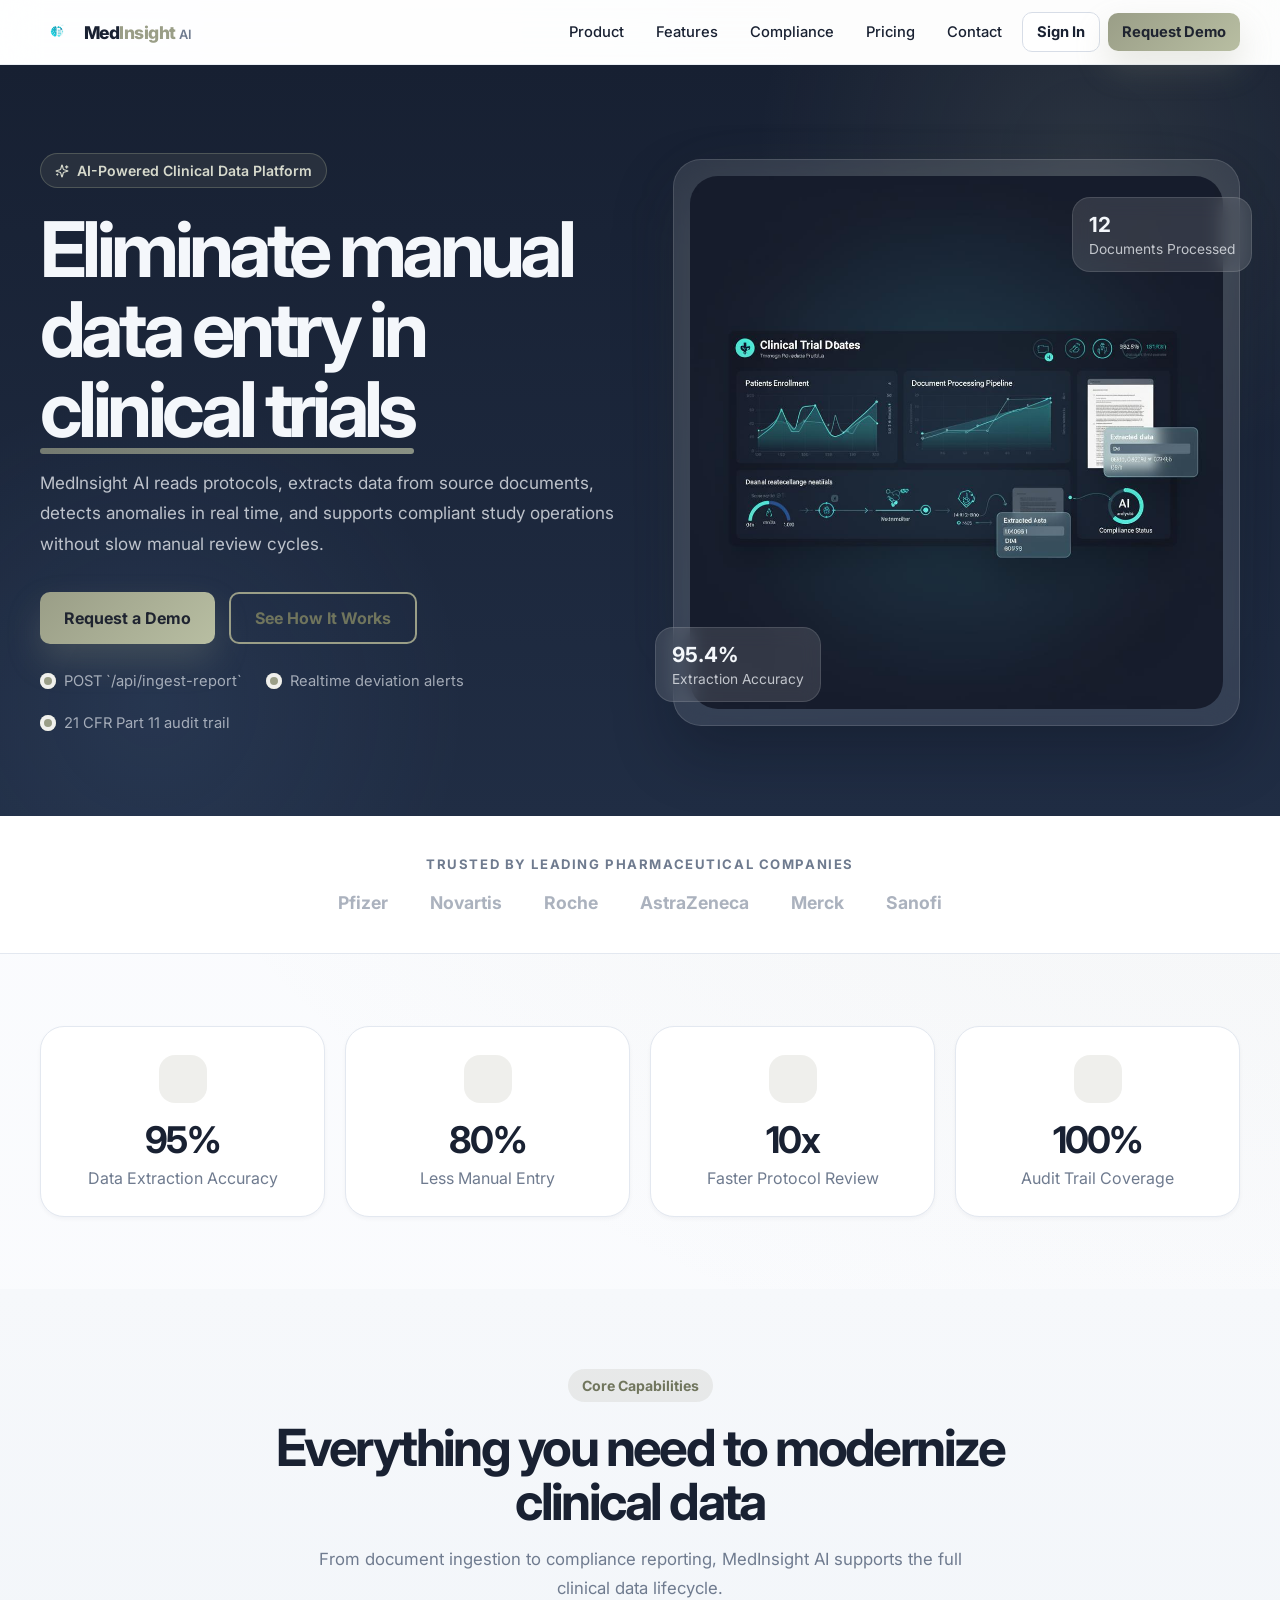
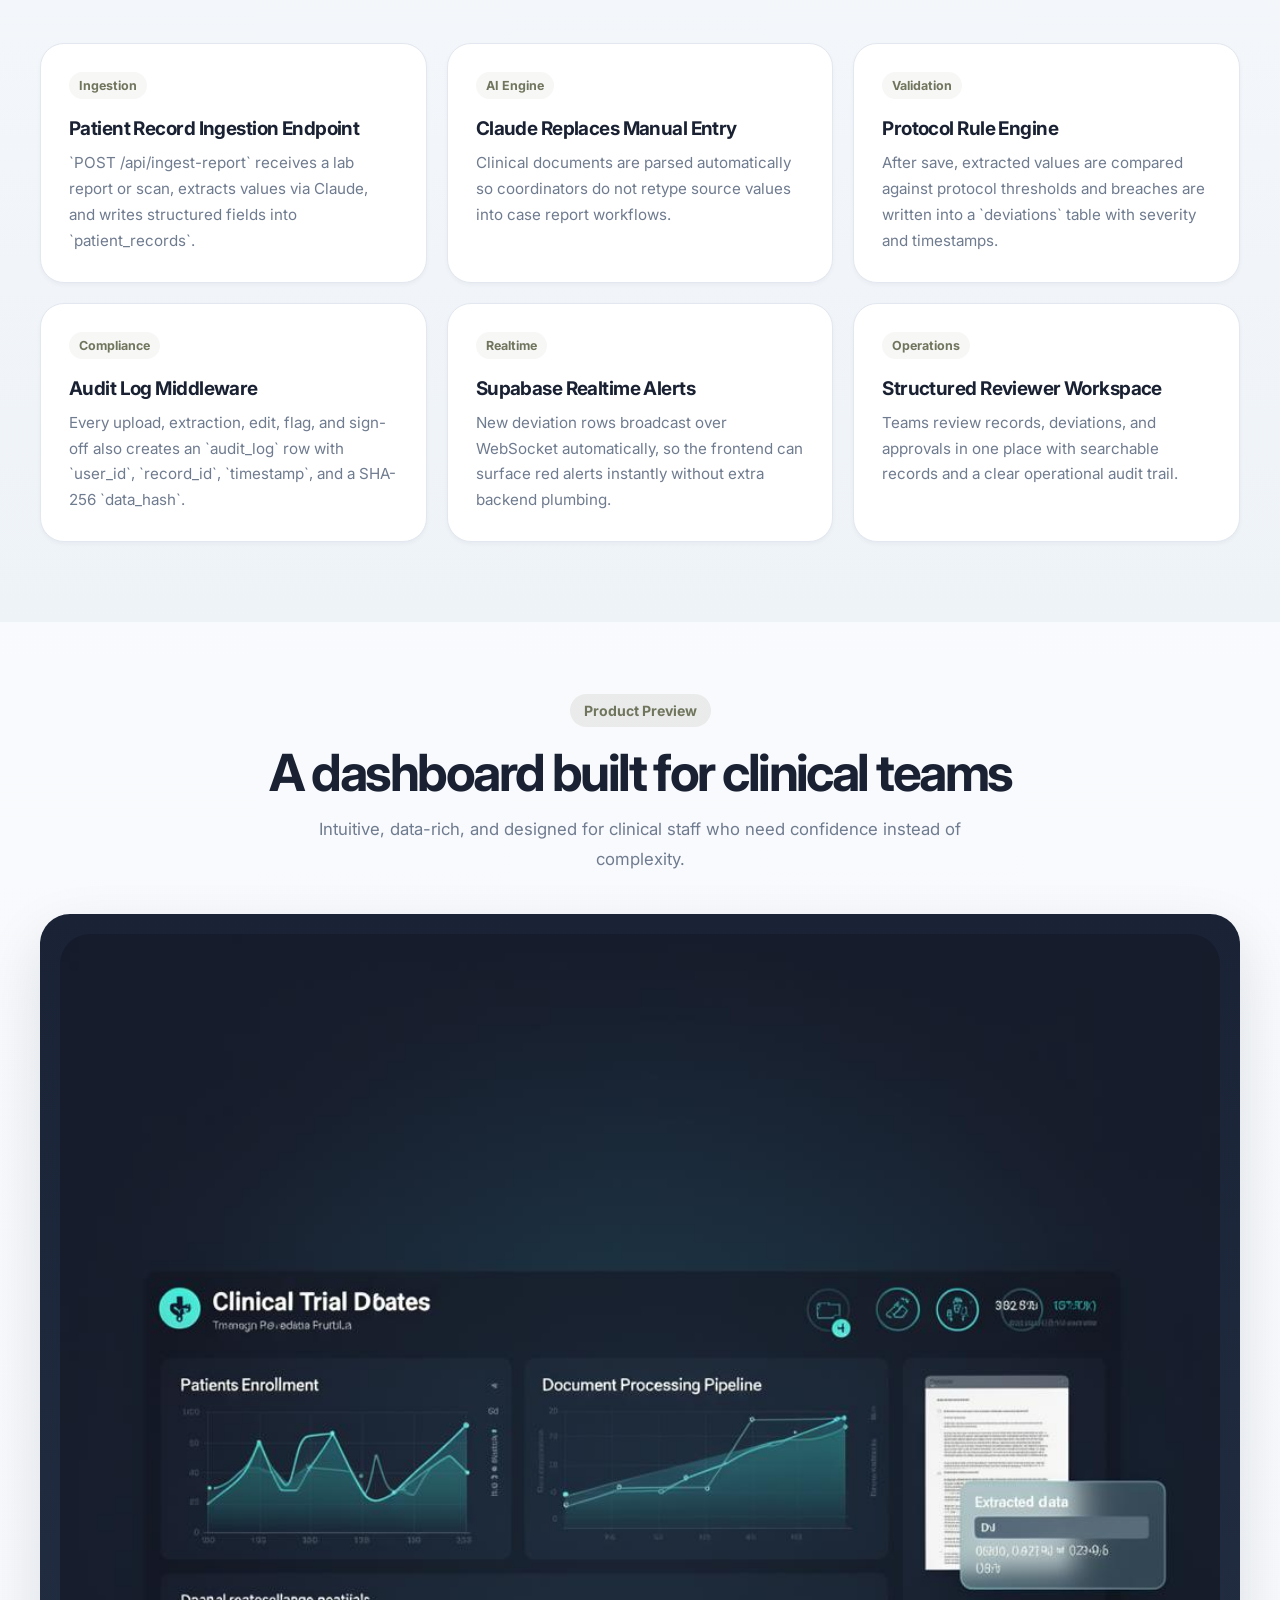
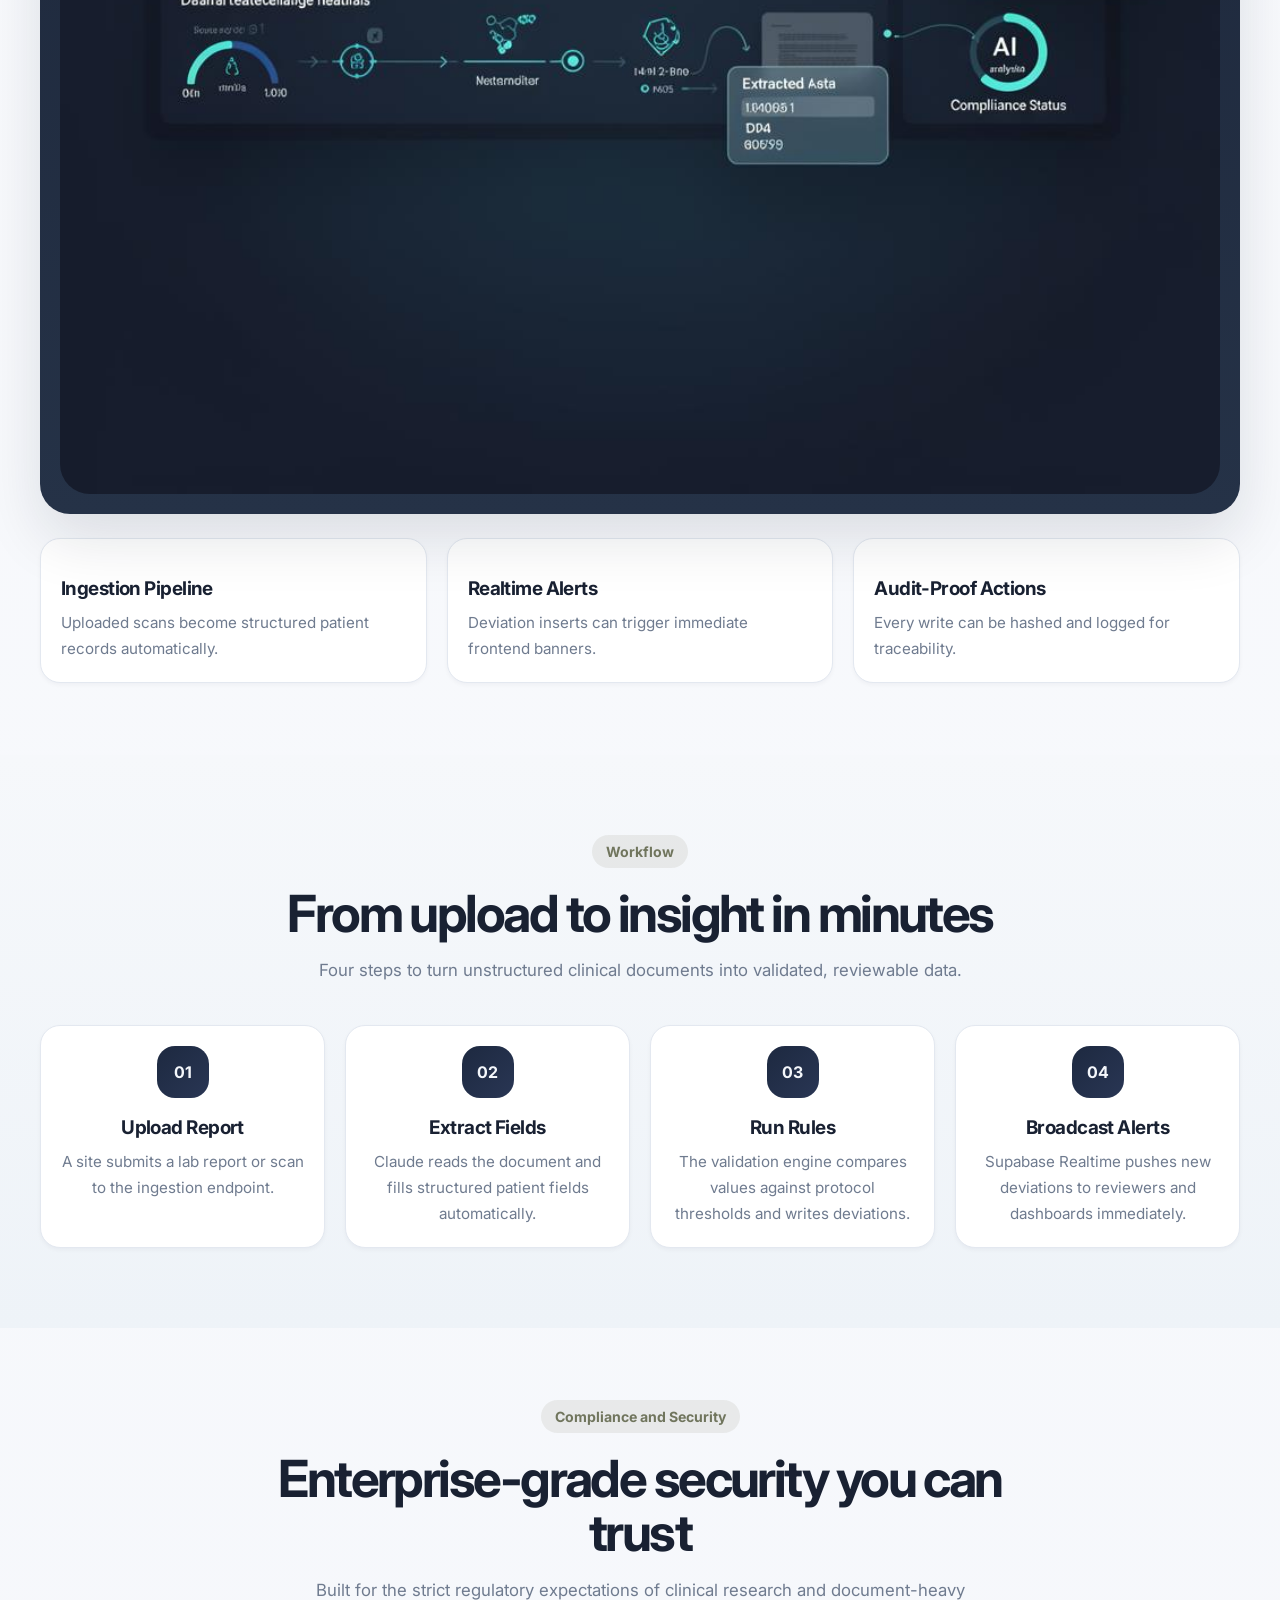
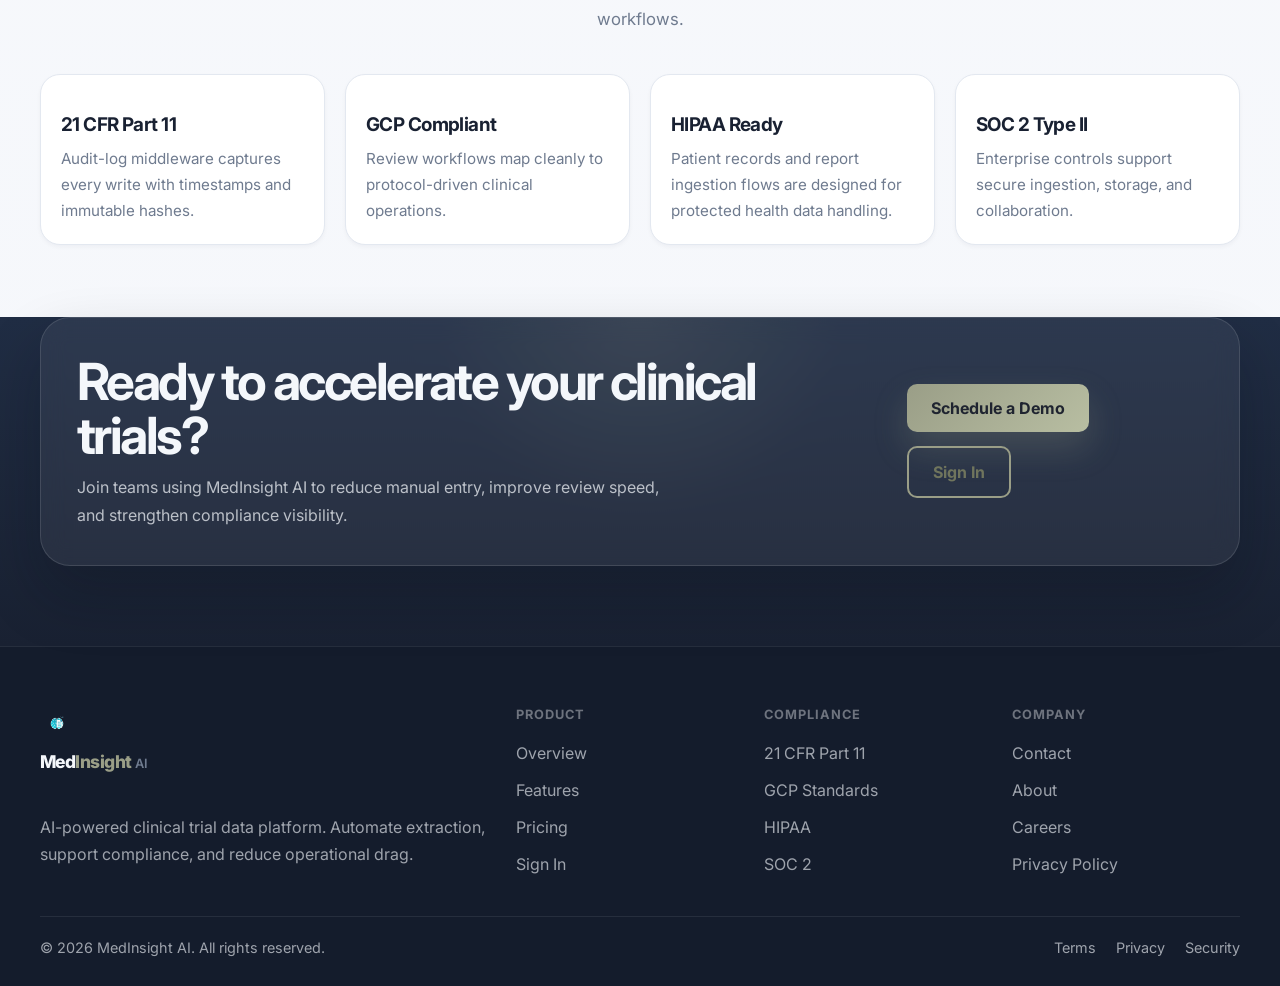
<file: index.html>
<!DOCTYPE html>
<html lang="en">
  <head>
    <meta charset="UTF-8" />
    <meta name="viewport" content="width=device-width, initial-scale=1.0" />
    <title>MedInsight</title>
    <meta
      name="description"
      content="AI-powered clinical data platform for document ingestion, anomaly detection, and compliant trial workflows."
    />
    <link rel="preconnect" href="https://fonts.googleapis.com" />
    <link rel="preconnect" href="https://fonts.gstatic.com" crossorigin />
    <link
      href="https://fonts.googleapis.com/css2?family=Inter:wght@400;500;600;700;800&display=swap"
      rel="stylesheet"
    />
    <link rel="stylesheet" href="./styles.css" />
  </head>
  <body class="marketing-page">
    <div class="marketing-shell">
      <header class="marketing-header">
        <div class="marketing-container header-row">
          <a class="marketing-brand" href="./index.html">
            <img class="brand-image" src="./assets/logo.png" alt="MedInsight AI" />
            <span class="marketing-brand-text">Med<span>Insight</span> <small>AI</small></span>
          </a>

          <nav class="marketing-nav" aria-label="Primary navigation">
            <a href="#product">Product</a>
            <a href="#features">Features</a>
            <a href="#compliance">Compliance</a>
            <a href="#pricing">Pricing</a>
            <a href="#contact">Contact</a>
            <div class="marketing-nav-actions">
              <a class="ghost-button" href="./login.html">Sign In</a>
              <a class="glow-button" href="./demo.html">Request Demo</a>
            </div>
          </nav>

          <button class="mobile-nav-button" aria-label="Open menu">
            <svg viewBox="0 0 24 24" aria-hidden="true"><line x1="4" y1="12" x2="20" y2="12"></line><line x1="4" y1="6" x2="20" y2="6"></line><line x1="4" y1="18" x2="20" y2="18"></line></svg>
          </button>
        </div>
      </header>

      <main>
        <section class="hero-section-marketing">
          <div class="hero-grid-marketing marketing-container">
            <div class="hero-copy-marketing">
              <span class="eyebrow-pill">
                <svg viewBox="0 0 24 24" aria-hidden="true"><path d="M9.937 15.5A2 2 0 0 0 8.5 14.063l-6.135-1.582a.5.5 0 0 1 0-.962L8.5 9.936A2 2 0 0 0 9.937 8.5l1.582-6.135a.5.5 0 0 1 .963 0L14.063 8.5A2 2 0 0 0 15.5 9.937l6.135 1.581a.5.5 0 0 1 0 .964L15.5 14.063a2 2 0 0 0-1.437 1.437l-1.582 6.135a.5.5 0 0 1-.963 0z"></path><path d="M20 3v4"></path><path d="M22 5h-4"></path><path d="M4 17v2"></path><path d="M5 18H3"></path></svg>
                AI-Powered Clinical Data Platform
              </span>
              <h1>
                Eliminate manual data entry in
                <span class="gradient-underline">clinical trials</span>
              </h1>
              <p>
                MedInsight AI reads protocols, extracts data from source documents, detects anomalies in real time, and supports compliant study operations without slow manual review cycles.
              </p>

              <div class="hero-actions-marketing">
                <a class="glow-button large" href="./demo.html">Request a Demo</a>
                <a class="outline-accent-button large" href="#product">See How It Works</a>
              </div>

              <div class="trust-row">
              <span><i></i> POST `/api/ingest-report`</span>
              <span><i></i> Realtime deviation alerts</span>
              <span><i></i> 21 CFR Part 11 audit trail</span>
              </div>
            </div>

            <div class="hero-visual-marketing">
              <div class="hero-visual-glow"></div>
              <div class="hero-dashboard-card image-frame">
                <img src="./assets/hero-dashboard.jpg" alt="MedInsight AI dashboard preview" />
              </div>
              <div class="floating-metric left">
                <strong>95.4%</strong>
                <span>Extraction Accuracy</span>
              </div>
              <div class="floating-metric right">
                <strong>12</strong>
                <span>Documents Processed</span>
              </div>
            </div>
          </div>
        </section>

        <section class="logo-band">
          <div class="marketing-container">
            <p>Trusted by leading pharmaceutical companies</p>
            <div class="logo-list">
              <span>Pfizer</span>
              <span>Novartis</span>
              <span>Roche</span>
              <span>AstraZeneca</span>
              <span>Merck</span>
              <span>Sanofi</span>
            </div>
          </div>
        </section>

        <section class="marketing-stats">
          <div class="marketing-container marketing-stats-grid">
            <article class="marketing-stat-card">
              <div class="marketing-stat-icon"></div>
              <strong>95%</strong>
              <span>Data Extraction Accuracy</span>
            </article>
            <article class="marketing-stat-card">
              <div class="marketing-stat-icon"></div>
              <strong>80%</strong>
              <span>Less Manual Entry</span>
            </article>
            <article class="marketing-stat-card">
              <div class="marketing-stat-icon"></div>
              <strong>10x</strong>
              <span>Faster Protocol Review</span>
            </article>
            <article class="marketing-stat-card">
              <div class="marketing-stat-icon"></div>
              <strong>100%</strong>
              <span>Audit Trail Coverage</span>
            </article>
          </div>
        </section>

        <section id="features" class="feature-section alt-marketing-surface">
          <div class="marketing-container">
            <div class="section-heading-marketing">
              <span>Core Capabilities</span>
              <h2>Everything you need to modernize clinical data</h2>
              <p>From document ingestion to compliance reporting, MedInsight AI supports the full clinical data lifecycle.</p>
            </div>

            <div class="feature-grid-marketing">
              <article class="feature-card-marketing"><em>Ingestion</em><h3>Patient Record Ingestion Endpoint</h3><p>`POST /api/ingest-report` receives a lab report or scan, extracts values via Claude, and writes structured fields into `patient_records`.</p></article>
              <article class="feature-card-marketing"><em>AI Engine</em><h3>Claude Replaces Manual Entry</h3><p>Clinical documents are parsed automatically so coordinators do not retype source values into case report workflows.</p></article>
              <article class="feature-card-marketing"><em>Validation</em><h3>Protocol Rule Engine</h3><p>After save, extracted values are compared against protocol thresholds and breaches are written into a `deviations` table with severity and timestamps.</p></article>
              <article class="feature-card-marketing"><em>Compliance</em><h3>Audit Log Middleware</h3><p>Every upload, extraction, edit, flag, and sign-off also creates an `audit_log` row with `user_id`, `record_id`, `timestamp`, and a SHA-256 `data_hash`.</p></article>
              <article class="feature-card-marketing"><em>Realtime</em><h3>Supabase Realtime Alerts</h3><p>New deviation rows broadcast over WebSocket automatically, so the frontend can surface red alerts instantly without extra backend plumbing.</p></article>
              <article class="feature-card-marketing"><em>Operations</em><h3>Structured Reviewer Workspace</h3><p>Teams review records, deviations, and approvals in one place with searchable records and a clear operational audit trail.</p></article>
            </div>
          </div>
        </section>

        <section id="product" class="product-preview-section">
          <div class="marketing-container">
            <div class="section-heading-marketing">
              <span>Product Preview</span>
              <h2>A dashboard built for clinical teams</h2>
              <p>Intuitive, data-rich, and designed for clinical staff who need confidence instead of complexity.</p>
            </div>

            <div class="dashboard-preview-shell">
              <div class="dashboard-preview-screen image-frame">
                <img src="./assets/hero-dashboard.jpg" alt="MedInsight AI dashboard preview" />
              </div>
              <div class="preview-notes">
                <article><h4>Ingestion Pipeline</h4><p>Uploaded scans become structured patient records automatically.</p></article>
                <article><h4>Realtime Alerts</h4><p>Deviation inserts can trigger immediate frontend banners.</p></article>
                <article><h4>Audit-Proof Actions</h4><p>Every write can be hashed and logged for traceability.</p></article>
              </div>
            </div>
          </div>
        </section>

        <section class="workflow-section alt-marketing-surface">
          <div class="marketing-container">
            <div class="section-heading-marketing">
              <span>Workflow</span>
              <h2>From upload to insight in minutes</h2>
              <p>Four steps to turn unstructured clinical documents into validated, reviewable data.</p>
            </div>

            <div class="workflow-grid">
              <article><b>01</b><h3>Upload Report</h3><p>A site submits a lab report or scan to the ingestion endpoint.</p></article>
              <article><b>02</b><h3>Extract Fields</h3><p>Claude reads the document and fills structured patient fields automatically.</p></article>
              <article><b>03</b><h3>Run Rules</h3><p>The validation engine compares values against protocol thresholds and writes deviations.</p></article>
              <article><b>04</b><h3>Broadcast Alerts</h3><p>Supabase Realtime pushes new deviations to reviewers and dashboards immediately.</p></article>
            </div>
          </div>
        </section>

        <section id="compliance" class="security-section">
          <div class="marketing-container">
            <div class="section-heading-marketing">
              <span>Compliance and Security</span>
              <h2>Enterprise-grade security you can trust</h2>
              <p>Built for the strict regulatory expectations of clinical research and document-heavy workflows.</p>
            </div>

            <div class="security-grid">
              <article><h3>21 CFR Part 11</h3><p>Audit-log middleware captures every write with timestamps and immutable hashes.</p></article>
              <article><h3>GCP Compliant</h3><p>Review workflows map cleanly to protocol-driven clinical operations.</p></article>
              <article><h3>HIPAA Ready</h3><p>Patient records and report ingestion flows are designed for protected health data handling.</p></article>
              <article><h3>SOC 2 Type II</h3><p>Enterprise controls support secure ingestion, storage, and collaboration.</p></article>
            </div>
          </div>
        </section>

        <section id="pricing" class="cta-band">
          <div class="marketing-container cta-panel">
            <div>
              <h2>Ready to accelerate your clinical trials?</h2>
              <p>Join teams using MedInsight AI to reduce manual entry, improve review speed, and strengthen compliance visibility.</p>
            </div>
            <div class="cta-actions">
              <a class="glow-button large" href="./demo.html">Schedule a Demo</a>
              <a class="outline-accent-button large" href="./login.html">Sign In</a>
            </div>
          </div>
        </section>
      </main>

      <footer id="contact" class="marketing-footer">
        <div class="marketing-container footer-grid-marketing">
          <div>
            <div class="marketing-brand footer-brand-marketing">
              <img class="brand-image" src="./assets/logo.png" alt="MedInsight AI" />
              <span class="marketing-brand-text">Med<span>Insight</span> <small>AI</small></span>
            </div>
            <p>AI-powered clinical trial data platform. Automate extraction, support compliance, and reduce operational drag.</p>
          </div>
          <div>
            <h4>Product</h4>
            <a href="#product">Overview</a>
            <a href="#features">Features</a>
            <a href="#pricing">Pricing</a>
            <a href="./login.html">Sign In</a>
          </div>
          <div>
            <h4>Compliance</h4>
            <a href="#compliance">21 CFR Part 11</a>
            <a href="#compliance">GCP Standards</a>
            <a href="#compliance">HIPAA</a>
            <a href="#compliance">SOC 2</a>
          </div>
          <div>
            <h4>Company</h4>
            <a href="#contact">Contact</a>
            <a href="#">About</a>
            <a href="#">Careers</a>
            <a href="#">Privacy Policy</a>
          </div>
        </div>
        <div class="marketing-container footer-bottom-marketing">
          <span>© 2026 MedInsight AI. All rights reserved.</span>
          <div>
            <a href="#">Terms</a>
            <a href="#">Privacy</a>
            <a href="#">Security</a>
          </div>
        </div>
      </footer>
    </div>
  </body>
</html>
</file>
<file: styles.css>
:root {
  color-scheme: light;
  --background: #f6f8fb;
  --card: #ffffff;
  --card-2: #f0f3f8;
  --sidebar: #ffffff;
  --border: #e3e8f0;
  --border-strong: #d7dde7;
  --foreground: #192132;
  --muted: #6f7b8f;
  --muted-soft: #94a0b2;
  --primary: #9a9e87;
  --primary-foreground: #1f2430;
  --primary-soft: rgba(154, 158, 135, 0.16);
  --primary-soft-2: rgba(154, 158, 135, 0.1);
  --success: #1f8f63;
  --success-soft: rgba(31, 143, 99, 0.12);
  --warning: #c08b2d;
  --warning-soft: rgba(192, 139, 45, 0.14);
  --info: #5f84b8;
  --info-soft: rgba(95, 132, 184, 0.14);
  --danger: #d15050;
  --danger-soft: rgba(209, 80, 80, 0.12);
  --shadow-xs: 0 2px 4px rgba(16, 24, 40, 0.04);
  --shadow-card: 0 18px 40px rgba(17, 24, 39, 0.06);
  --radius-xl: 24px;
  --radius-lg: 18px;
  --radius-md: 14px;
}

* {
  box-sizing: border-box;
}

html,
body {
  margin: 0;
  min-height: 100%;
}

body {
  font-family: "Inter", sans-serif;
  color: var(--foreground);
  background: var(--background);
}

svg {
  width: 20px;
  height: 20px;
  fill: none;
  stroke: currentColor;
  stroke-width: 2;
  stroke-linecap: round;
  stroke-linejoin: round;
}

button,
input {
  font: inherit;
}

a {
  color: inherit;
  text-decoration: none;
}

.app-shell {
  display: flex;
  min-height: 100vh;
}

.sidebar {
  width: 264px;
  display: flex;
  flex-direction: column;
  background: var(--sidebar);
  border-right: 1px solid var(--border);
}

.sidebar-brand {
  display: flex;
  align-items: center;
  gap: 12px;
  min-height: 72px;
  padding: 0 20px;
  border-bottom: 1px solid var(--border);
}

.brand-logo {
  width: 36px;
  height: 36px;
  border-radius: 12px;
  display: grid;
  place-items: center;
  background: linear-gradient(135deg, var(--primary), #b1b69d);
  color: var(--primary-foreground);
  font-weight: 800;
}

.brand-image {
  width: 34px;
  height: 34px;
  object-fit: contain;
  flex: 0 0 auto;
}

.dashboard-brand-image {
  width: 36px;
  height: 36px;
}

.brand-text {
  font-size: 1.2rem;
  font-weight: 800;
  letter-spacing: -0.03em;
}

.brand-text span {
  color: var(--primary);
}

.sidebar-nav,
.sidebar-footer {
  padding: 14px 12px;
}

.sidebar-nav {
  flex: 1;
}

.nav-item {
  display: flex;
  align-items: center;
  gap: 12px;
  padding: 12px 14px;
  border-radius: 14px;
  color: var(--muted);
  font-size: 0.95rem;
  font-weight: 600;
  transition: background-color 0.18s ease, color 0.18s ease;
}

.nav-item + .nav-item {
  margin-top: 4px;
}

.nav-item:hover {
  background: var(--card-2);
  color: var(--foreground);
}

.nav-item.active {
  background: var(--primary-soft);
  color: #70755d;
}

.nav-icon {
  display: inline-flex;
  align-items: center;
  justify-content: center;
  color: currentColor;
}

.main-shell {
  flex: 1;
  display: flex;
  flex-direction: column;
  min-width: 0;
}

.topbar {
  min-height: 72px;
  display: flex;
  align-items: center;
  justify-content: space-between;
  gap: 20px;
  padding: 0 24px;
  background: var(--card);
  border-bottom: 1px solid var(--border);
}

.topbar-left,
.topbar-right {
  display: flex;
  align-items: center;
  gap: 14px;
}

.icon-button,
.profile-chip {
  border: 0;
  background: transparent;
}

.icon-button {
  width: 40px;
  height: 40px;
  border-radius: 12px;
  display: grid;
  place-items: center;
  color: var(--muted);
  cursor: pointer;
}

.icon-button:hover,
.profile-chip:hover {
  background: var(--card-2);
}

.search-bar {
  width: 360px;
  max-width: 50vw;
  height: 42px;
  display: flex;
  align-items: center;
  gap: 10px;
  padding: 0 14px;
  border-radius: 14px;
  background: var(--card-2);
  color: var(--muted-soft);
}

.search-bar input {
  flex: 1;
  border: 0;
  background: transparent;
  outline: none;
  color: var(--foreground);
}

.notification-button {
  position: relative;
}

.notification-button span {
  position: absolute;
  top: 9px;
  right: 10px;
  width: 9px;
  height: 9px;
  border-radius: 999px;
  background: var(--danger);
}

.profile-chip {
  display: flex;
  align-items: center;
  gap: 10px;
  padding: 8px 10px;
  border-radius: 14px;
  cursor: pointer;
  color: var(--foreground);
  font-weight: 600;
}

.avatar {
  width: 32px;
  height: 32px;
  display: grid;
  place-items: center;
  border-radius: 999px;
  background: linear-gradient(135deg, var(--primary), #c5c9b5);
  color: var(--primary-foreground);
  font-size: 0.82rem;
  font-weight: 800;
}

.content-area {
  flex: 1;
  overflow: auto;
  padding: 24px;
}

.page-heading h1 {
  margin: 0;
  font-size: 1.8rem;
  letter-spacing: -0.03em;
}

.page-heading p {
  margin: 8px 0 0;
  color: var(--muted);
}

.stats-grid {
  display: grid;
  grid-template-columns: repeat(4, minmax(0, 1fr));
  gap: 16px;
  margin-top: 24px;
}

.card,
.stat-card {
  background: var(--card);
  border: 1px solid var(--border);
  border-radius: var(--radius-xl);
  box-shadow: var(--shadow-xs);
}

.stat-card {
  padding: 20px;
  transition: box-shadow 0.18s ease, transform 0.18s ease;
}

.stat-card:hover,
.card:hover {
  box-shadow: var(--shadow-card);
}

.stat-top {
  display: flex;
  align-items: center;
  justify-content: space-between;
}

.stat-icon {
  width: 40px;
  height: 40px;
  display: grid;
  place-items: center;
  border-radius: 14px;
}

.soft-primary {
  color: #70755d;
  background: var(--primary-soft);
}

.soft-warning {
  color: var(--warning);
  background: var(--warning-soft);
}

.soft-info {
  color: var(--info);
  background: var(--info-soft);
}

.soft-success {
  color: var(--success);
  background: var(--success-soft);
}

.metric-up {
  color: var(--success);
  font-size: 0.78rem;
  font-weight: 700;
}

.stat-card strong {
  display: block;
  margin-top: 14px;
  font-size: 1.8rem;
  letter-spacing: -0.04em;
}

.stat-card p {
  margin: 8px 0 0;
  color: var(--muted);
  font-size: 0.95rem;
}

.main-grid {
  display: grid;
  grid-template-columns: minmax(0, 2fr) minmax(320px, 1fr);
  gap: 24px;
  margin-top: 24px;
}

.primary-column,
.secondary-column {
  display: grid;
  gap: 24px;
  align-content: start;
}

.upload-card {
  padding: 36px 24px;
  text-align: center;
  border: 2px dashed var(--border-strong);
  background: linear-gradient(180deg, #ffffff 0%, #fbfcfe 100%);
}

.upload-card:hover {
  border-color: rgba(154, 158, 135, 0.42);
}

.upload-icon {
  width: 56px;
  height: 56px;
  margin: 0 auto 16px;
  display: grid;
  place-items: center;
  border-radius: 18px;
  color: #70755d;
  background: var(--primary-soft);
}

.upload-card h2,
.card-header h2 {
  margin: 0;
  font-size: 1.05rem;
  letter-spacing: -0.02em;
}

.upload-card p {
  margin: 8px 0 18px;
  color: var(--muted);
}

.primary-button {
  padding: 11px 16px;
  border: 0;
  border-radius: 10px;
  background: #283448;
  color: #ffffff;
  font-weight: 700;
  cursor: pointer;
}

.primary-button:hover {
  background: #34425a;
}

.table-card {
  overflow: hidden;
}

.card-header {
  display: flex;
  align-items: center;
  justify-content: space-between;
  gap: 12px;
  padding: 18px 20px;
  border-bottom: 1px solid var(--border);
}

.card-header a {
  color: #70755d;
  font-size: 0.9rem;
  font-weight: 700;
}

.table-wrap {
  overflow-x: auto;
}

table {
  width: 100%;
  border-collapse: collapse;
  min-width: 720px;
}

thead th {
  padding: 14px 20px;
  border-bottom: 1px solid var(--border);
  text-align: left;
  color: var(--muted);
  font-size: 0.84rem;
  font-weight: 600;
}

tbody td {
  padding: 15px 20px;
  border-bottom: 1px solid var(--border);
  font-size: 0.92rem;
}

tbody tr:last-child td {
  border-bottom: 0;
}

tbody tr:hover {
  background: rgba(240, 243, 248, 0.7);
}

.doc-cell {
  display: flex;
  align-items: center;
  gap: 10px;
  color: var(--foreground);
  font-weight: 600;
}

.mini-icon {
  display: inline-flex;
  color: var(--muted);
}

.status,
.badge {
  display: inline-flex;
  align-items: center;
  justify-content: center;
  padding: 5px 10px;
  border-radius: 999px;
  font-size: 0.76rem;
  font-weight: 700;
  text-transform: lowercase;
}

.status.success {
  background: var(--success-soft);
  color: var(--success);
}

.status.info {
  background: var(--info-soft);
  color: var(--info);
}

.status.warning {
  background: var(--warning-soft);
  color: var(--warning);
}

.badge.danger {
  background: var(--danger);
  color: #ffffff;
  text-transform: none;
}

.side-card {
  overflow: hidden;
}

.list-group {
  display: grid;
}

.list-item,
.feed-item {
  display: flex;
  gap: 12px;
  padding: 16px 20px;
  border-top: 1px solid var(--border);
}

.list-item:hover,
.feed-item:hover {
  background: rgba(240, 243, 248, 0.65);
}

.alert-icon {
  width: 18px;
  height: 18px;
  display: inline-flex;
  flex: 0 0 auto;
  margin-top: 2px;
}

.alert-icon.danger {
  color: var(--danger);
}

.alert-icon.warning {
  color: var(--warning);
}

.alert-icon.info {
  color: var(--info);
}

.list-item p,
.feed-item p {
  margin: 0;
  font-size: 0.92rem;
  line-height: 1.45;
}

.list-item time,
.feed-item time {
  display: block;
  margin-top: 6px;
  color: var(--muted);
  font-size: 0.78rem;
}

.feed-item strong {
  font-weight: 700;
}

@media (max-width: 1180px) {
  .stats-grid {
    grid-template-columns: repeat(2, minmax(0, 1fr));
  }

  .main-grid {
    grid-template-columns: 1fr;
  }
}

@media (max-width: 920px) {
  .app-shell {
    flex-direction: column;
  }

  .sidebar {
    width: 100%;
    border-right: 0;
    border-bottom: 1px solid var(--border);
  }

  .sidebar-nav {
    display: grid;
    grid-template-columns: repeat(3, minmax(0, 1fr));
    gap: 8px;
  }

  .nav-item + .nav-item {
    margin-top: 0;
  }

  .sidebar-footer {
    border-top: 1px solid var(--border);
  }

  .topbar {
    padding: 14px 16px;
    flex-direction: column;
    align-items: stretch;
  }

  .topbar-left,
  .topbar-right {
    justify-content: space-between;
  }

  .search-bar {
    width: 100%;
    max-width: none;
  }

  .content-area {
    padding: 16px;
  }
}

@media (max-width: 640px) {
  .sidebar-nav,
  .stats-grid {
    grid-template-columns: 1fr;
  }

  .profile-chip span {
    display: none;
  }

  .page-heading h1 {
    font-size: 1.45rem;
  }
}

.marketing-page {
  background:
    radial-gradient(circle at top right, rgba(154, 158, 135, 0.12), transparent 24%),
    linear-gradient(180deg, #fbfcfe 0%, #f5f7fb 100%);
  color: var(--foreground);
}

.marketing-shell {
  min-height: 100vh;
}

.marketing-container {
  width: min(1200px, calc(100% - 32px));
  margin: 0 auto;
}

.marketing-header {
  position: sticky;
  top: 0;
  z-index: 50;
  border-bottom: 1px solid rgba(227, 232, 240, 0.7);
  background: rgba(255, 255, 255, 0.82);
  backdrop-filter: blur(18px);
}

.header-row {
  min-height: 64px;
  display: flex;
  align-items: center;
  justify-content: space-between;
  gap: 16px;
}

.marketing-brand {
  display: inline-flex;
  align-items: center;
  gap: 10px;
}

.marketing-logo {
  width: 34px;
  height: 34px;
  display: grid;
  place-items: center;
  border-radius: 12px;
  background: linear-gradient(135deg, var(--primary), #b8bea2);
  color: #1f2430;
  font-weight: 800;
}

.marketing-brand-text {
  font-size: 1.1rem;
  font-weight: 800;
  letter-spacing: -0.03em;
}

.marketing-brand-text span {
  color: var(--primary);
}

.marketing-brand-text small {
  color: var(--muted);
  font-size: 0.8rem;
  font-weight: 600;
}

.marketing-nav,
.marketing-nav-actions {
  display: flex;
  align-items: center;
  gap: 8px;
}

.marketing-nav a {
  border-radius: 10px;
}

.marketing-nav > a:not(.ghost-button):not(.glow-button) {
  padding: 10px 12px;
  color: var(--foreground);
  font-size: 0.92rem;
  font-weight: 500;
}

.marketing-nav > a:not(.ghost-button):not(.glow-button):hover,
.mobile-nav-button:hover {
  background: var(--card-2);
}

.ghost-button,
.glow-button,
.outline-accent-button {
  display: inline-flex;
  align-items: center;
  justify-content: center;
  border-radius: 10px;
  padding: 10px 14px;
  font-size: 0.92rem;
  font-weight: 700;
}

.ghost-button {
  border: 1px solid var(--border-strong);
  background: #ffffff;
}

.ghost-button:hover {
  background: var(--card-2);
}

.glow-button {
  background: linear-gradient(135deg, var(--primary), #b8bea2);
  color: #1f2430;
  box-shadow: 0 16px 34px rgba(154, 158, 135, 0.24);
}

.glow-button:hover {
  opacity: 0.92;
}

.outline-accent-button {
  border: 2px solid var(--primary);
  color: #70755d;
}

.outline-accent-button:hover {
  background: var(--primary);
  color: #1f2430;
}

.large {
  padding: 14px 24px;
  font-size: 1rem;
}

.mobile-nav-button {
  display: none;
  width: 40px;
  height: 40px;
  border: 0;
  border-radius: 10px;
  background: transparent;
  color: var(--foreground);
}

.hero-section-marketing {
  position: relative;
  overflow: hidden;
  padding: 88px 0 84px;
  background:
    radial-gradient(circle at 85% 12%, rgba(154, 158, 135, 0.14), transparent 26%),
    radial-gradient(circle at 12% 85%, rgba(95, 132, 184, 0.12), transparent 24%),
    linear-gradient(180deg, #172032 0%, #202d44 100%);
}

.hero-grid-marketing {
  display: grid;
  grid-template-columns: 1.02fr 0.98fr;
  gap: 42px;
  align-items: center;
}

.hero-copy-marketing {
  color: #f4f7fb;
}

.eyebrow-pill {
  display: inline-flex;
  align-items: center;
  gap: 8px;
  padding: 8px 14px;
  border-radius: 999px;
  border: 1px solid rgba(154, 158, 135, 0.34);
  background: rgba(154, 158, 135, 0.12);
  color: #d7dacd;
  font-size: 0.88rem;
  font-weight: 600;
}

.eyebrow-pill svg {
  width: 14px;
  height: 14px;
}

.hero-copy-marketing h1 {
  margin: 22px 0 18px;
  font-size: clamp(2.8rem, 6vw, 5.2rem);
  line-height: 1.04;
  letter-spacing: -0.06em;
  max-width: 12ch;
}

.gradient-underline {
  position: relative;
  display: inline-block;
}

.gradient-underline::after {
  content: "";
  position: absolute;
  left: 0;
  right: 0;
  bottom: -4px;
  height: 6px;
  border-radius: 999px;
  background: linear-gradient(90deg, var(--primary), #b8bea2);
  opacity: 0.7;
}

.hero-copy-marketing p {
  max-width: 62ch;
  margin: 0;
  color: rgba(244, 247, 251, 0.74);
  font-size: 1.07rem;
  line-height: 1.8;
}

.hero-actions-marketing {
  display: flex;
  flex-wrap: wrap;
  gap: 14px;
  margin-top: 32px;
}

.trust-row {
  display: flex;
  flex-wrap: wrap;
  gap: 24px;
  margin-top: 28px;
  color: rgba(244, 247, 251, 0.62);
  font-size: 0.92rem;
}

.trust-row span {
  display: inline-flex;
  align-items: center;
  gap: 8px;
}

.trust-row i {
  width: 16px;
  height: 16px;
  border-radius: 999px;
  display: inline-block;
  background: var(--primary);
  box-shadow: inset 0 0 0 4px rgba(255, 255, 255, 0.85);
}

.hero-visual-marketing {
  position: relative;
  min-height: 520px;
}

.hero-visual-glow {
  position: absolute;
  inset: 30px 20px 60px 20px;
  border-radius: 32px;
  background: linear-gradient(135deg, rgba(154, 158, 135, 0.18), rgba(255, 255, 255, 0.04));
  filter: blur(30px);
}

.hero-dashboard-card {
  position: relative;
  z-index: 1;
  border-radius: 28px;
  padding: 16px;
  background: rgba(255, 255, 255, 0.1);
  border: 1px solid rgba(255, 255, 255, 0.12);
  box-shadow: 0 28px 60px rgba(7, 12, 20, 0.28);
  backdrop-filter: blur(16px);
}

.image-frame {
  overflow: hidden;
}

.image-frame img {
  display: block;
  width: 100%;
  height: auto;
  border-radius: inherit;
}

.mini-topbar {
  display: flex;
  gap: 8px;
  padding-bottom: 12px;
}

.mini-topbar span {
  width: 10px;
  height: 10px;
  border-radius: 999px;
  background: rgba(255, 255, 255, 0.45);
}

.mini-dashboard-layout {
  display: grid;
  grid-template-columns: 78px 1fr;
  gap: 14px;
  min-height: 390px;
}

.mini-sidebar,
.mini-content,
.mini-stats div,
.mini-table,
.preview-panel,
.preview-header,
.dashboard-preview-screen {
  border-radius: 20px;
}

.mini-sidebar {
  display: grid;
  gap: 12px;
  padding: 12px;
  background: rgba(14, 20, 33, 0.46);
}

.mini-sidebar div,
.mini-search,
.mini-stats div,
.mini-table,
.preview-header,
.preview-panel {
  background: rgba(255, 255, 255, 0.09);
}

.mini-sidebar div {
  height: 38px;
  border-radius: 14px;
}

.mini-content {
  padding: 14px;
  background: rgba(9, 14, 24, 0.4);
}

.mini-search {
  height: 44px;
  border-radius: 16px;
}

.mini-stats {
  display: grid;
  grid-template-columns: repeat(3, 1fr);
  gap: 12px;
  margin-top: 14px;
}

.mini-stats div {
  height: 90px;
}

.mini-table {
  height: 188px;
  margin-top: 14px;
}

.floating-metric {
  position: absolute;
  z-index: 2;
  border-radius: 18px;
  padding: 14px 16px;
  background: rgba(255, 255, 255, 0.12);
  border: 1px solid rgba(255, 255, 255, 0.12);
  color: #f4f7fb;
  backdrop-filter: blur(10px);
}

.floating-metric.left {
  left: -18px;
  bottom: 24px;
}

.floating-metric.right {
  right: -12px;
  top: 38px;
}

.floating-metric strong {
  display: block;
  font-size: 1.3rem;
}

.floating-metric span {
  display: block;
  margin-top: 4px;
  color: rgba(244, 247, 251, 0.74);
  font-size: 0.86rem;
}

.logo-band {
  padding: 40px 0;
  border-bottom: 1px solid var(--border);
  background: #ffffff;
}

.logo-band p {
  margin: 0 0 20px;
  text-align: center;
  color: var(--muted);
  font-size: 0.82rem;
  font-weight: 700;
  letter-spacing: 0.12em;
  text-transform: uppercase;
}

.logo-list {
  display: flex;
  flex-wrap: wrap;
  align-items: center;
  justify-content: center;
  gap: 28px 42px;
}

.logo-list span {
  color: rgba(111, 123, 143, 0.58);
  font-size: 1.1rem;
  font-weight: 700;
}

.marketing-stats,
.product-preview-section,
.security-section {
  padding: 72px 0;
}

.alt-marketing-surface,
.workflow-section {
  padding: 80px 0;
  background: linear-gradient(180deg, #f6f8fb 0%, #eef3f8 100%);
}

.marketing-stats-grid,
.feature-grid-marketing,
.workflow-grid,
.security-grid,
.preview-notes,
.footer-grid-marketing {
  display: grid;
  gap: 20px;
}

.marketing-stats-grid {
  grid-template-columns: repeat(4, minmax(0, 1fr));
}

.marketing-stat-card,
.feature-card-marketing,
.workflow-grid article,
.security-grid article,
.preview-notes article,
.cta-panel {
  border: 1px solid var(--border);
  background: #ffffff;
  box-shadow: var(--shadow-xs);
}

.marketing-stat-card {
  text-align: center;
  border-radius: 24px;
  padding: 28px 20px;
}

.marketing-stat-icon {
  width: 48px;
  height: 48px;
  margin: 0 auto 14px;
  border-radius: 16px;
  background: var(--primary-soft);
}

.marketing-stat-card strong {
  display: block;
  font-size: 2.3rem;
  letter-spacing: -0.05em;
}

.marketing-stat-card span {
  display: block;
  margin-top: 6px;
  color: var(--muted);
}

.section-heading-marketing {
  max-width: 760px;
  margin: 0 auto 40px;
  text-align: center;
}

.section-heading-marketing > span {
  display: inline-block;
  padding: 8px 14px;
  border-radius: 999px;
  background: var(--primary-soft);
  color: #70755d;
  font-size: 0.88rem;
  font-weight: 700;
}

.section-heading-marketing h2 {
  margin: 18px 0 0;
  font-size: clamp(2rem, 4vw, 3.5rem);
  line-height: 1.06;
  letter-spacing: -0.05em;
}

.section-heading-marketing p {
  margin: 16px auto 0;
  max-width: 62ch;
  color: var(--muted);
  font-size: 1.05rem;
  line-height: 1.75;
}

.feature-grid-marketing {
  grid-template-columns: repeat(3, minmax(0, 1fr));
}

.feature-card-marketing {
  position: relative;
  border-radius: 24px;
  padding: 28px;
}

.feature-card-marketing em {
  display: inline-flex;
  padding: 6px 10px;
  border-radius: 999px;
  background: rgba(154, 158, 135, 0.08);
  color: #70755d;
  font-style: normal;
  font-size: 0.78rem;
  font-weight: 700;
}

.feature-card-marketing h3,
.workflow-grid h3,
.security-grid h3,
.preview-notes h4 {
  margin: 18px 0 0;
  font-size: 1.18rem;
  letter-spacing: -0.03em;
}

.feature-card-marketing p,
.workflow-grid p,
.security-grid p,
.preview-notes p,
.cta-panel p,
.marketing-footer p,
.footer-grid-marketing a {
  color: var(--muted);
  line-height: 1.7;
}

.feature-card-marketing p,
.workflow-grid p,
.security-grid p,
.preview-notes p {
  margin: 10px 0 0;
  font-size: 0.95rem;
}

.dashboard-preview-shell {
  position: relative;
}

.dashboard-preview-screen {
  position: relative;
  overflow: hidden;
  border-radius: 30px;
  padding: 20px;
  background: linear-gradient(180deg, #1a2336 0%, #253247 100%);
  box-shadow: 0 24px 60px rgba(17, 24, 39, 0.12);
}

.preview-header {
  height: 54px;
}

.preview-body {
  display: grid;
  grid-template-columns: 1.1fr 1fr 1fr;
  gap: 16px;
  margin-top: 16px;
}

.preview-panel {
  min-height: 140px;
}

.preview-panel.tall {
  min-height: 320px;
}

.preview-panel.wide {
  grid-column: 2 / 4;
}

.preview-notes {
  grid-template-columns: repeat(3, minmax(0, 1fr));
  margin-top: 24px;
}

.preview-notes article,
.workflow-grid article,
.security-grid article {
  border-radius: 20px;
  padding: 20px;
}

.workflow-grid {
  grid-template-columns: repeat(4, minmax(0, 1fr));
}

.workflow-grid article {
  text-align: center;
}

.workflow-grid b {
  width: 52px;
  height: 52px;
  margin: 0 auto 18px;
  display: grid;
  place-items: center;
  border-radius: 18px;
  background: linear-gradient(135deg, #1d2940, #293654);
  color: #f4f7fb;
}

.security-grid {
  grid-template-columns: repeat(4, minmax(0, 1fr));
}

.cta-band {
  padding: 0 0 80px;
  background:
    radial-gradient(circle at center top, rgba(154, 158, 135, 0.12), transparent 28%),
    linear-gradient(180deg, #202d44 0%, #192132 100%);
}

.cta-panel {
  display: flex;
  align-items: center;
  justify-content: space-between;
  gap: 24px;
  padding: 36px;
  border-radius: 30px;
  border-color: rgba(255, 255, 255, 0.12);
  background: rgba(255, 255, 255, 0.06);
  box-shadow: 0 30px 60px rgba(7, 12, 20, 0.24);
  backdrop-filter: blur(12px);
}

.cta-panel h2 {
  margin: 0;
  color: #f4f7fb;
  font-size: clamp(2rem, 4vw, 3.2rem);
  line-height: 1.06;
  letter-spacing: -0.05em;
}

.cta-panel p {
  margin: 12px 0 0;
  max-width: 60ch;
  color: rgba(244, 247, 251, 0.72);
}

.cta-actions {
  display: flex;
  flex-wrap: wrap;
  gap: 14px;
}

.marketing-footer {
  border-top: 1px solid rgba(255, 255, 255, 0.08);
  background: #141c2c;
  color: #f4f7fb;
}

.footer-grid-marketing {
  grid-template-columns: 2fr 1fr 1fr 1fr;
  padding: 60px 0 32px;
}

.footer-brand-marketing {
  margin-bottom: 16px;
}

.marketing-footer p,
.footer-grid-marketing a,
.footer-bottom-marketing {
  color: rgba(244, 247, 251, 0.62);
}

.footer-grid-marketing div {
  display: grid;
  gap: 10px;
  align-content: start;
}

.footer-grid-marketing h4 {
  margin: 0 0 8px;
  color: rgba(244, 247, 251, 0.4);
  font-size: 0.8rem;
  font-weight: 700;
  letter-spacing: 0.08em;
  text-transform: uppercase;
}

.footer-bottom-marketing {
  display: flex;
  align-items: center;
  justify-content: space-between;
  gap: 16px;
  padding: 22px 0 30px;
  border-top: 1px solid rgba(255, 255, 255, 0.08);
  font-size: 0.9rem;
}

.footer-bottom-marketing div {
  display: flex;
  gap: 20px;
}

@media (max-width: 1120px) {
  .hero-grid-marketing,
  .feature-grid-marketing,
  .marketing-stats-grid,
  .workflow-grid,
  .security-grid,
  .preview-notes,
  .footer-grid-marketing {
    grid-template-columns: repeat(2, minmax(0, 1fr));
  }

  .cta-panel {
    flex-direction: column;
    align-items: flex-start;
  }
}

@media (max-width: 860px) {
  .marketing-nav {
    display: none;
  }

  .mobile-nav-button {
    display: grid;
    place-items: center;
  }

  .hero-grid-marketing,
  .feature-grid-marketing,
  .marketing-stats-grid,
  .workflow-grid,
  .security-grid,
  .preview-notes,
  .footer-grid-marketing,
  .preview-body {
    grid-template-columns: 1fr;
  }

  .hero-section-marketing,
  .alt-marketing-surface,
  .product-preview-section,
  .marketing-stats,
  .security-section {
    padding: 56px 0;
  }

  .hero-copy-marketing h1 {
    max-width: none;
  }

  .hero-visual-marketing {
    min-height: auto;
  }

  .floating-metric.left,
  .floating-metric.right {
    position: static;
    margin-top: 14px;
  }

  .footer-bottom-marketing {
    flex-direction: column;
    align-items: flex-start;
  }
}

@media (max-width: 640px) {
  .marketing-container {
    width: min(100% - 20px, 1200px);
  }

  .hero-actions-marketing,
  .cta-actions,
  .footer-bottom-marketing div {
    flex-direction: column;
    align-items: stretch;
  }

  .trust-row {
    gap: 12px;
    flex-direction: column;
    align-items: flex-start;
  }
}

.auth-page,
.demo-page {
  min-height: 100vh;
  background:
    radial-gradient(circle at top right, rgba(154, 158, 135, 0.14), transparent 28%),
    linear-gradient(180deg, #f9fbfd 0%, #f1f5fa 100%);
}

.subpage-header {
  position: sticky;
  top: 0;
  z-index: 30;
  border-bottom: 1px solid rgba(227, 232, 240, 0.8);
  background: rgba(255, 255, 255, 0.84);
  backdrop-filter: blur(16px);
}

.subpage-header-row {
  min-height: 72px;
  display: flex;
  align-items: center;
  justify-content: space-between;
  gap: 16px;
}

.subpage-header-actions {
  display: flex;
  align-items: center;
  gap: 10px;
}

.auth-shell,
.demo-shell {
  width: min(1180px, calc(100% - 32px));
  min-height: calc(100vh - 72px);
  margin: 0 auto;
  display: grid;
  grid-template-columns: 1fr 0.95fr;
  gap: 28px;
  align-items: center;
  padding: 32px 0;
}

.auth-panel,
.demo-copy,
.demo-form-card {
  border: 1px solid var(--border);
  border-radius: 30px;
  background: rgba(255, 255, 255, 0.88);
  box-shadow: var(--shadow-card);
  backdrop-filter: blur(12px);
}

.auth-copy-panel,
.demo-copy {
  padding: 36px;
}

.auth-copy-panel .marketing-brand,
.demo-copy .marketing-brand {
  margin-bottom: 24px;
}

.dark-pill {
  background: var(--primary-soft);
  color: #70755d;
}

.auth-copy-panel h1,
.demo-copy h1 {
  margin: 18px 0 0;
  font-size: clamp(2.2rem, 4vw, 4rem);
  line-height: 1.02;
  letter-spacing: -0.05em;
}

.auth-copy-panel p,
.demo-copy p {
  margin: 18px 0 0;
  color: var(--muted);
  font-size: 1rem;
  line-height: 1.75;
}

.auth-points,
.demo-highlights {
  margin: 28px 0 0;
  padding: 0;
  list-style: none;
  display: grid;
  gap: 14px;
}

.auth-points li,
.demo-highlights article {
  padding: 16px 18px;
  border-radius: 18px;
  background: #ffffff;
  border: 1px solid var(--border);
  color: var(--foreground);
}

.auth-points li::before {
  content: "";
  width: 10px;
  height: 10px;
  display: inline-block;
  margin-right: 10px;
  border-radius: 999px;
  background: var(--primary);
}

.auth-form-panel,
.demo-form-card {
  padding: 24px;
}

.auth-tabs {
  display: inline-flex;
  gap: 8px;
  padding: 6px;
  border-radius: 14px;
  background: var(--card-2);
}

.auth-tab,
.inline-switch {
  border: 0;
  background: transparent;
  color: var(--muted);
  font-weight: 700;
  cursor: pointer;
}

.auth-tab {
  padding: 10px 14px;
  border-radius: 10px;
}

.auth-tab.active {
  background: #ffffff;
  color: var(--foreground);
  box-shadow: var(--shadow-xs);
}

.auth-view {
  display: none;
}

.auth-view.active {
  display: grid;
}

.auth-card,
.demo-form {
  gap: 16px;
  margin-top: 20px;
}

.auth-card h2,
.demo-form h2 {
  margin: 0;
  font-size: 1.65rem;
  line-height: 1.15;
  letter-spacing: -0.03em;
}

.auth-card p,
.demo-form p {
  margin: 0;
  color: var(--muted);
}

.form-intro {
  font-size: 0.98rem;
  line-height: 1.65;
}

.auth-card label,
.demo-form label {
  display: grid;
  gap: 8px;
}

.auth-card label span,
.demo-form label span {
  font-size: 0.92rem;
  font-weight: 600;
  color: var(--foreground);
}

.auth-card input,
.demo-form input,
.demo-form textarea {
  width: 100%;
  padding: 14px 16px;
  border: 1px solid var(--border-strong);
  border-radius: 14px;
  background: #ffffff;
  color: var(--foreground);
  outline: none;
}

.auth-card input:focus,
.demo-form input:focus,
.demo-form textarea:focus {
  border-color: var(--primary);
  box-shadow: 0 0 0 4px rgba(154, 158, 135, 0.12);
}

.demo-form textarea {
  resize: vertical;
  min-height: 140px;
}

.auth-submit {
  width: 100%;
  border: 0;
  cursor: pointer;
}

.auth-note {
  color: var(--muted);
  font-size: 0.92rem;
}

.inline-switch {
  padding: 0;
  color: #70755d;
}

.auth-feedback {
  min-height: 24px;
  margin: 14px 4px 0;
  color: #70755d;
  font-weight: 600;
}

.demo-highlights article {
  display: grid;
  gap: 6px;
}

.demo-highlights strong {
  font-size: 0.95rem;
}

.demo-highlights span {
  color: var(--muted);
  font-size: 0.92rem;
}

@media (max-width: 900px) {
  .auth-shell,
  .demo-shell {
    grid-template-columns: 1fr;
    width: min(100% - 20px, 1180px);
  }

  .subpage-header-row,
  .subpage-header-actions {
    flex-direction: column;
    align-items: flex-start;
  }
}
</file>
